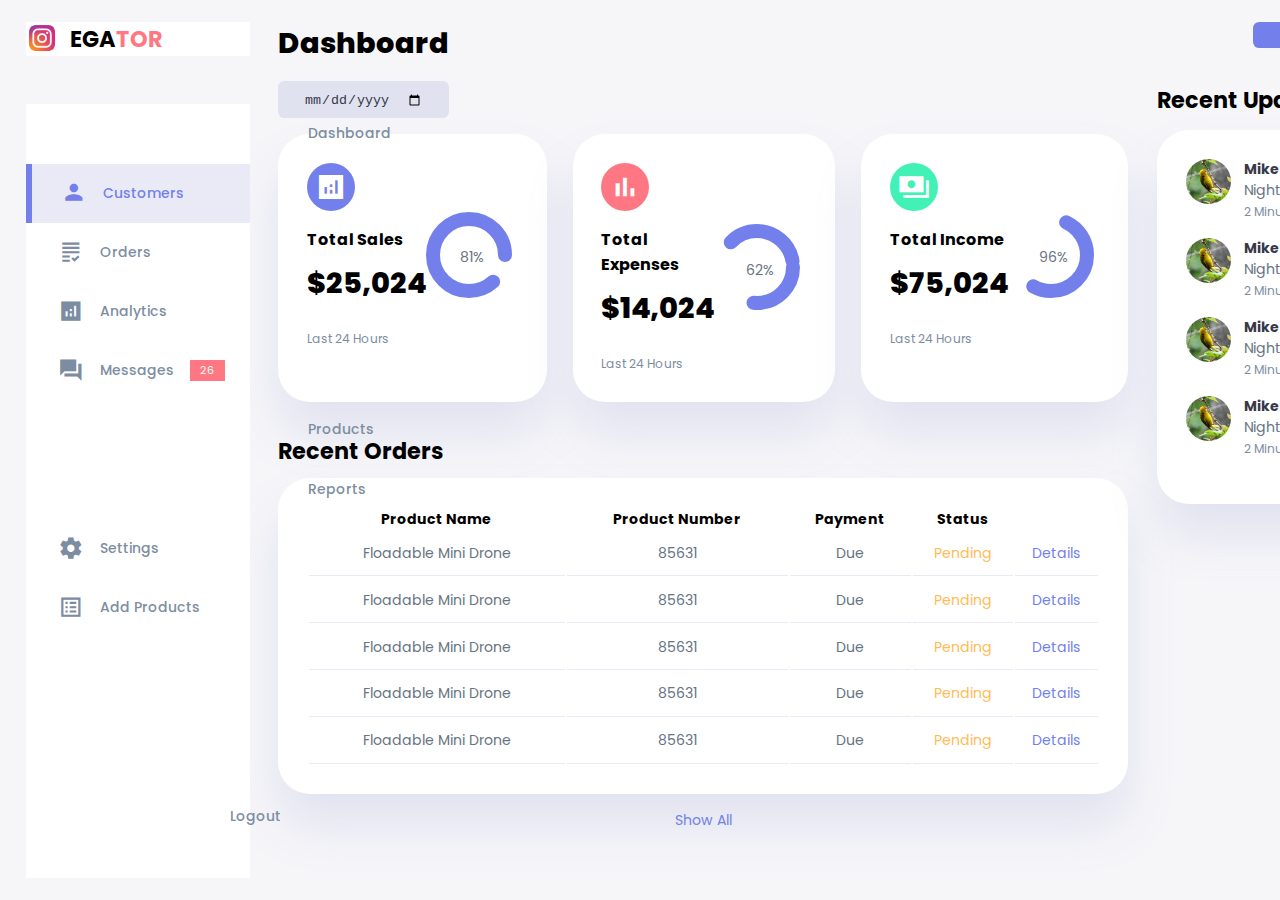
<file: index.html>
<!DOCTYPE html>
<html lang="en">
<head>
    <meta charset="UTF-8">
    <meta http-equiv="X-UA-Compatible" content="IE=edge">
    <meta name="viewport" content="width=device-width, initial-scale=1.0">
    <link rel="stylesheet" href="./style.css">
    <!--MATERIAL ICON-->
    <link href="https://fonts.googleapis.com/icon?family=Material+Icons+Sharp"
      rel="stylesheet">
    <title>Responsive Control Panel</title>
</head>
<body>
    <div class="container">
        <!-----------START THE ASIDE------------>
        <aside>
            <div class="top">
                <div class="logo">
                    <img src="./images/logo.png" alt="logo">
                    
                    <h2>EGA<span class="danger">TOR</span></h2>
                </div>
                <div class="close" id="close-btn">
                    <span class="material-icons-sharp">
                        close
                    </span> 
                </div>
            </div>
            
            <div class="sidebar">
                <a href="#">
                    <span class="material-icons-sharp">grid_view</span>
                    <h3>Dashboard</h3>
                </a>
                
                <a href="#" class="active">
                    <span class="material-icons-sharp">
                        person
                        </span>
                    <h3>Customers</h3>
                </a>
                
                <a href="#">
                    <span class="material-icons-sharp">
                        grading
                        </span>
                    <h3>Orders</h3>
                </a>
                
                <a href="#">
                    <span class="material-icons-sharp">
                        analytics
                        </span>
                    <h3>Analytics</h3>
                </a>
                
                <a href="#">
                    <span class="material-icons-sharp">
                        forum
                    </span>
                    <h3>Messages</h3>
                    <span class="message-count">26</span>
                </a>
                
                <a href="#">
                    <span class="material-icons-sharp">
                        inventory
                        </span>
                    <h3>Products</h3>
                </a>
                
                <a href="#">
                    <span class="material-icons-sharp">
                        summarize
                        </span>
                    <h3>Reports</h3>
                </a>

                <a href="#">
                    <span class="material-icons-sharp">
                        settings
                        </span>
                    <h3>Settings</h3>
                </a>

                <a href="#">
                    <span class="material-icons-sharp">
                        list_alt
                        </span>
                    <h3>Add Products</h3>
                </a>

                <a href="#">
                    <span class="material-icons-sharp">
                        logout
                        </span>
                    <h3>Logout</h3>
                </a>
            </div>
        </aside>
        <!-----------END THE ASIDE------------>
        <main>
            <h1>Dashboard</h1>
            <div class="date">
                <input type="date">
            </div>
            <!------------START THE INSIGHTS------------->
            <div class="insights">

                <!------------START THE SALES------------->
                <div class="sales">
                    <span class="material-icons-sharp">
                        analytics
                    </span>
                    <div class="middle">
                        <div class="left">
                            <h3>Total Sales</h3>
                            <h1>$25,024</h1>
                        </div>
                        <div class="progress">
                            <svg>
                                <circle cx="38" cy="38" r="36"></circle>
                            </svg>
                            <div class="number">
                                <p>81%</p>
                            </div>
                        </div>
                    </div>
                    <small class="text-muted">Last 24 Hours</small>
                </div>
                <!-------------END OF SALES------------>


                <!------------START THE EXPENSES------------->
                <div class="expenses">
                    <span class="material-icons-sharp">
                        bar_chart
                    </span>
                    <div class="middle">
                        <div class="left">
                            <h3>Total Expenses</h3>
                            <h1>$14,024</h1>
                        </div>
                        <div class="progress">
                            <svg>
                                <circle cx="38" cy="38" r="36"></circle>
                            </svg>
                            <div class="number">
                                <p>62%</p>
                            </div>
                        </div>
                    </div>
                    <small class="text-muted">Last 24 Hours</small>
                </div>
                <!-------------END OF SALES------------>


                <!------------START THE INCOME------------->
                <div class="income">
                    <span class="material-icons-sharp">
                        payments
                    </span>
                    <div class="middle">
                        <div class="left">
                            <h3>Total Income</h3>
                            <h1>$75,024</h1>
                        </div>
                        <div class="progress">
                            <svg>
                                <circle cx="38" cy="38" r="36"></circle>
                            </svg>
                            <div class="number">
                                <p>96%</p>
                            </div>
                        </div>
                    </div>
                    <small class="text-muted">Last 24 Hours</small>
                </div>
                <!-------------END OF INCOME------------>
            </div>
                <!------------END THE INSIGHTS------------->


                <div class="recent-orders">
                    <h2>Recent Orders</h2>
                    <table>
                        <thead>
                            <tr>
                                <th>Product Name</th>
                                <th>Product Number</th>
                                <th>Payment</th>
                                <th>Status</th>
                                <th></th>
                            </tr>
                        </thead>
                        <tbody>
                            <tr>
                                <td>Floadable Mini Drone</td>
                                <td>85631</td>
                                <td>Due</td>
                                <td class="warning">Pending</td>
                                <td class="primary">Details</td>
                            </tr>

                            <tr>
                                <td>Floadable Mini Drone</td>
                                <td>85631</td>
                                <td>Due</td>
                                <td class="warning">Pending</td>
                                <td class="primary">Details</td>
                            </tr>

                            <tr>
                                <td>Floadable Mini Drone</td>
                                <td>85631</td>
                                <td>Due</td>
                                <td class="warning">Pending</td>
                                <td class="primary">Details</td>
                            </tr>

                            <tr>
                                <td>Floadable Mini Drone</td>
                                <td>85631</td>
                                <td>Due</td>
                                <td class="warning">Pending</td>
                                <td class="primary">Details</td>
                            </tr>

                            <tr>
                                <td>Floadable Mini Drone</td>
                                <td>85631</td>
                                <td>Due</td>
                                <td class="warning">Pending</td>
                                <td class="primary">Details</td>
                            </tr>
                        </tbody>
                    </table>
                    <a href="#">Show All</a>
                </div>
        </main>

        <!-------------------------- END OF MAIN ------------------------->

        <!-------------------------- START THE RIGHT ------------------------->
        <!-------------------------- START THE TOP ------------------------->
        <div class="right">
            <div class="top">
                <button id="menu-btn">
                    <span class="material-icons-sharp">menu</span>
                </button>
                <div class="theme-toggler">
                    <span class="material-icons-sharp active">light_mode</span>
                    <span class="material-icons-sharp">dark_mode</span>
                </div>
                <div class="profile">
                    <div class="info">
                        <p>Hey, <b>Dominic</b></p>
                        <small class="text-muted">Admin</small>
                    </div>
                    <div class="profile-photo">
                        <img src="./images/sample.jpeg">
                    </div>
                </div>
            </div>
            <!-------------------------- END THE TOP ------------------------->
            <div class="recent-updates">
                <h2>Recent Updates</h2>
                <div class="updates">
                    <div class="update">
                        <div class="profile-photo">
                            <img src="./images/sample.jpeg">
                        </div>
                        <div class="message">
                            <p><b>Mike Tyson</b> recived his order of Night Lion Gps drone.</p>
                            <small class="text-muted">2 Minutes Ago</small>
                        </div>
                    </div>

                    <div class="update">
                        <div class="profile-photo">
                            <img src="./images/sample.jpeg">
                        </div>
                        <div class="message">
                            <p><b>Mike Tyson</b> recived his order of Night Lion Gps drone.</p>
                            <small class="text-muted">2 Minutes Ago</small>
                        </div>
                    </div>

                    <div class="update">
                        <div class="profile-photo">
                            <img src="./images/sample.jpeg">
                        </div>
                        <div class="message">
                            <p><b>Mike Tyson</b> recived his order of Night Lion Gps drone.</p>
                            <small class="text-muted">2 Minutes Ago</small>
                        </div>
                    </div>

                    <div class="update">
                        <div class="profile-photo">
                            <img src="./images/sample.jpeg">
                        </div>
                        <div class="message">
                            <p><b>Mike Tyson</b> recived his order of Night Lion Gps drone.</p>
                            <small class="text-muted">2 Minutes Ago</small>
                        </div>
                    </div>
                </div>
            </div>
        </div>
    </div>
</body>
</html>
</file>
<file: style.css>
@import url('https://fonts.googleapis.com/css2?family=Poppins:wght@300;500;600;700;800&display=swap');

:root{
     --color-primary: #7380ec;
     --color-danger: #ff7782;
     --color-success: #41f1b6;
     --color-warning: #ffbb55;
     --color-white: #fff;
     --color-info-dark: #7d8da1;
     --color-info-light: #dceleb;
     --color-dark: #363949;
     --color-light: rgba(132, 139, 200, 0.18);
     --color-primary-variant: #111e88;
     --color-dark-variant: #677483;
     --color-background: #f6f6f9;
    
     --card-border-radius: 2rem;
     --border-radius-1: 0.4rem;
     --border-radius-2: 0.8rem;
     --border-radius-3: 1.2rem;
    
     --card-padding: 1.8rem;
    --padding-1: 1.2rem;

     --box-shadow: 0 2rem 3rem var(--color-light);
}

*{
     margin: 0;
     padding: 0;
     outline: 0;
     appearance: no;
     border: 0;
     text-decoration: none;
     list-style: none;
     box-sizing: border-box;
}

html{
     font-size: 14;
}

body{
     width: 100vw;
     height: 100vh;
     font-family: poppins, sans-serif;
     font-size: 0.88rem;
     background: var(--color-background);
     overflow: hidden;
}

.container{
     display: grid;
     width: 96%;
     margin: auto;
     gap: 1.8rem;
     grid-template-columns: 14rem auto 23rem;
}

a{
     color: var(--color-dark);

}

img{
     display: block;
     width: 100%;
}

h1{
     font-weight: 800;
     font-size: 1.8rem;
}

h2{
     font-size: 1.4rem;
}

h3{
     font-size: 0.87rem;
}

h4{
     font-size: 0.8rem;
}

h5{
     font-size: 0.77rem;
}

small{
     font-size: 0.76rem;
}
 .profile-photo{
     width: 2.8rem;
     height: 2.8rem;
     border-radius: 50%;
     overflow: hidden;
 }

 .text-muted{
     color: var(--color-info-dark);
 }

 p{
     color: var(--color-dark-variant);
 }

 b{
     color: var(--color-dark);
 }

 .primary{
     color: var(--color-primary);
 }

 .danger{
     color: var(--color-danger);
 }

 .success{
     color: var(--color-success);
 }

 .warning{
     color: var(--color-warning);
 }


 aside{
     height: 100vh;
 }

 aside .top{
     background: white;
     display: flex;
     align-items: center;
     justify-content: space-between;
     margin-top: 1.4rem;
 }

 aside .logo{
     display: flex;
     gap: 0.8rem;
 }

 aside .logo img{
     width: 2rem;
     height: 2rem;
 }

 aside .close{
     display: none;
 }



 /*--------ASIDE SIDEBAR---------*/
 aside .sidebar{
     background: white;
     display: flex;
     flex-direction: column;
     height: 86vh;
     position: relative;
     top: 3rem;
 }

 aside h3{
     font-weight: 500;
 }

 aside .sidebar a{
     display: flex;
     color: var(--color-info-dark);
     margin-left:  2rem;
     gap: 1rem;
     align-items: center;
     position: relative;
     height: 3.7rem;
     transition: all 300ms ease;
 }

 aside .sidebar a span{
     font-size: 1.6rem;
     transition: all 300ms ease;
 }

 aside .sidebar a:last-child{
     position: absolute;
     bottom: 2rem;
     width: 100%;
 }

 aside .sidebar a.active{
     background: var(--color-light);
     color: var(--color-primary);
     margin-left: 0;
 }

 aside .sidebar a.active:before{
     content: "";
     width: 6px;
     height: 100%;
     background: var(--color-primary);
 }

 aside .sidebar a.active span{
     color: var(--color-primary);
     margin-left: calc(1rem - 3px);
 }

 aside .sidebar a:hover{
     color: var(--color-primary);
 }

 aside .sidebar a:hover span{
     margin-left: 1rem;
 }

 aside .sidebar .message-count{
     background: var(--color-danger);
     color: var(--color-white);
     padding: 2px 10px;
     font-size: 11px;
 }

 /*--------------MAIN-----------------*/
main{
    margin-top: 1.4rem;
}

main .date{
    display: inline-block;
    background: var(--color-light);
    border-radius: var(--border-radius-1);
    margin-top: 1rem;
    padding: 0.5rem 1.6rem;
}

main .date input[type="date"]{
    background: transparent;
    color: var(--color-dark);
}

main .insights{
    display: grid;
    grid-template-columns: repeat(3, 1fr);
    gap: 1.6rem;
}

main .insights > div{
    background: var(--color-white);
    padding: var(--card-padding);
    border-radius: var(--card-border-radius);
    margin-top: 1rem;
    box-shadow: var(--box-shadow);
    transition: all 300ms ease;
}

main .insights > div:hover{
    box-shadow: none;
}

main .insights > div span{
    background: var(--color-primary);
    padding: 0.5rem;
    border-radius: 50%;
    color: var(--color-white);
    font-size: 2rem;
}


main .insights > div.expenses span{
    background: var(--color-danger);
}

main .insights > div.income span{
    background: var(--color-success);
}

main .insights > div .middle{
    display: flex;
    align-items: center;
    justify-content: space-between;
}

main .insights h3{
    margin: 1rem 0 0.6rem;
    font-size: 1rem;
}

main .insights .progress{
    position: relative;
    width: 92px;
    height: 92px;
    border-radius: 50%;
}

main .insights svg{
    width: 7rem;
    height: 7rem;
}

main .insights svg circle{
    fill: none;
    stroke: var(--color-primary);
    stroke-width: 14;
    stroke-linecap: round;
    transform: translate(5px, 5px);
}

main .insights .sales svg circle{
    stroke-dasharray: 200;
    stroke-dashoffset: -30;
}

main .insights .expenses svg circle{
    stroke-dasharray: 80;
    stroke-dashoffset: 20;
}

main .insights .income svg circle{
    stroke-dasharray: 110;
    stroke-dashoffset: 35;
}

main .insights .progress .number{
    position: absolute;
    top: 0;
    left: 0;
    height: 100%;
    width: 100%;
    display: flex;
    justify-content: center;
    align-items: center;
}

main .insights small{
    margin-top: 1.6rem;
    display: block;
}

/************* RECENT ORDERS **************/
main .recent-orders{
    margin-top: 2rem;
}

main .recent-orders h2{
    margin-bottom: 0.6rem;
}

main .recent-orders table{
    background: var(--color-white);
    width: 100%;
    border-radius: var(--card-border-radius);
    padding: var(--card-padding);
    text-align: center;
    box-shadow: var(--box-shadow);
    transition: all 300ms ease;
}

main .recent-orders table:hover{
    box-shadow: none;
}

main table tbody td{
    height: 2.8rem;
    border-bottom: 1px solid var(--color-light);
    color: var(--color-dark-variant)
}

main table tbody tr :last-child td {
    border: none;
}

main .recent-orders a{
    text-align: center;
    display: block;
    margin: 1rem auto;
    color: var(--color-primary)
}

/************** RIGHT-SIDE ****************/
.right{
    margin-top: 1.4rem;
}

.right .top{
 display: flex;
 justify-content: end;
 gap: 2rem;
}

.right .top button{
    display: none;
}

.right .theme-toggler{
    background: var(--color-light);
    display: flex;
    justify-content: space-between;
    align-items: center;
    height: 1.6rem;
    width: 4.2rem;
    cursor: pointer;
    border-radius: var(--border-radius-1);
}

.right .theme-toggler span{
    font-size: 1.2rem;
    width: 50%;
    height: 100%;
    display: flex;
    align-items: center;
    justify-content: center;
}

.right .theme-toggler span.active{
    background: var(--color-primary);
    color: white;
    border-radius: var(--border-radius-1);
}

.right .top .profile{
    display: flex;
    gap: 2rem;
    text-align: right;
}

/**************** RECENT-UPDATES *****************/

.right .recent-updates{
    margin-top: 1rem;
}

.right .recent-updates h2{
    margin-bottom: 0.8rem;
}

.right .recent-updates .updates{
    background: var(--color-white);
    padding: var(--card-padding);
    border-radius: var(--card-border-radius);
    box-shadow: var(--box-shadow);
    transition: all 300ms ease;
}

.right .recent-updates .updates:hover{
    box-shadow: none;
}

.right .recent-updates .updates .update{
    display: grid;
    grid-template-columns: 2.6rem auto;
    gap: 1rem;
    margin-bottom: 1rem;
}
</file>
